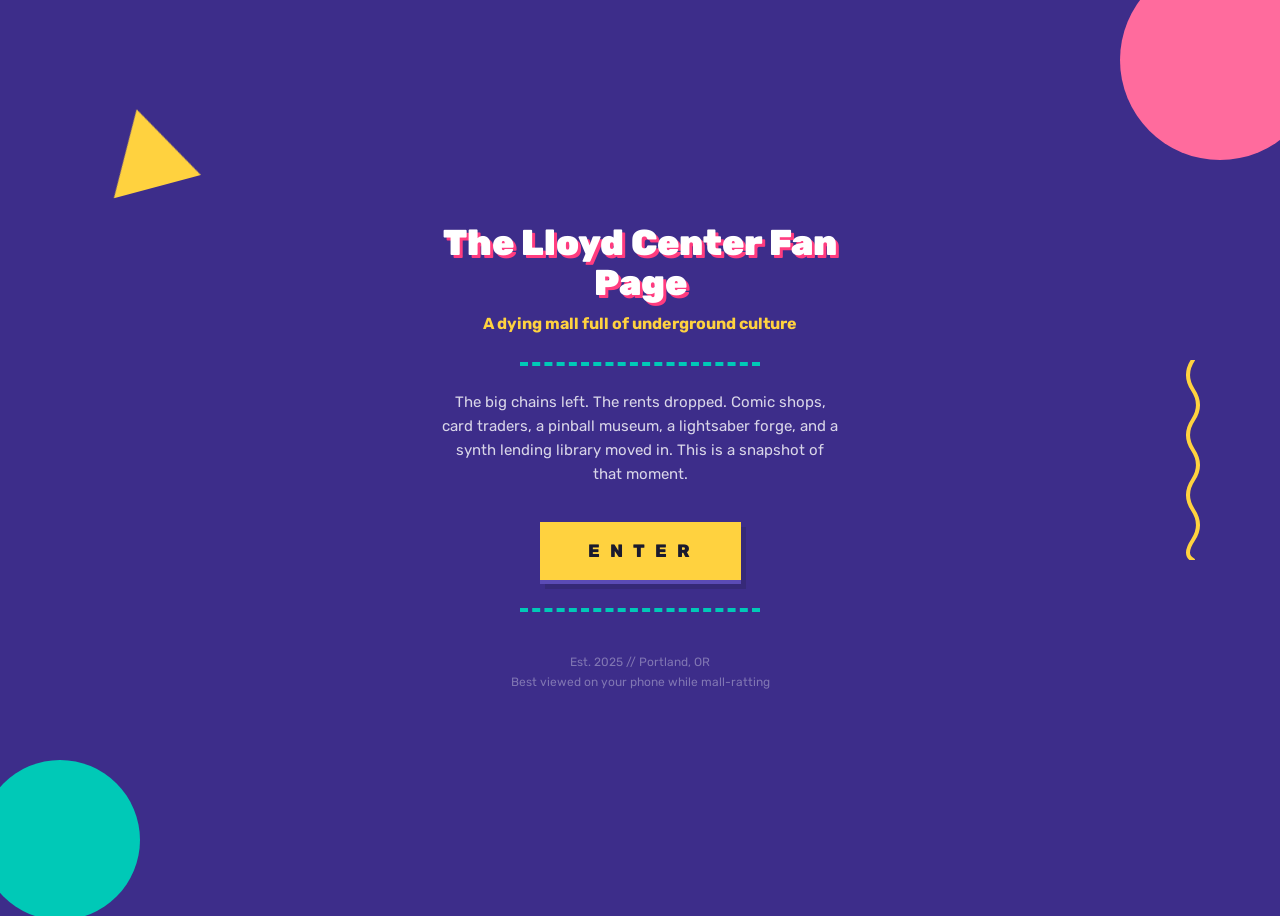
<file: index.html>
<!DOCTYPE html>
<html lang="en">
<head>
    <meta charset="UTF-8">
    <meta name="viewport" content="width=device-width, initial-scale=1.0">
    <title>Welcome to the Lloyd Center Fan Page</title>
    <link rel="stylesheet" href="style.css">
</head>
<body class="splash">
    <div class="splash-content">
        <h1>The Lloyd Center Fan Page</h1>
        <div class="subtitle">A dying mall full of underground culture</div>
        <hr>
        <p>
            The big chains left. The rents dropped. Comic shops, card traders,
            a pinball museum, a lightsaber forge, and a synth lending library
            moved in. This is a snapshot of that moment.
        </p>
        <a href="home.html" class="enter-link">E N T E R</a>
        <hr>
        <div class="construction">
            Est. 2025 // Portland, OR<br>
            Best viewed on your phone while mall-ratting
        </div>
    </div>
</body>
</html>
</file>
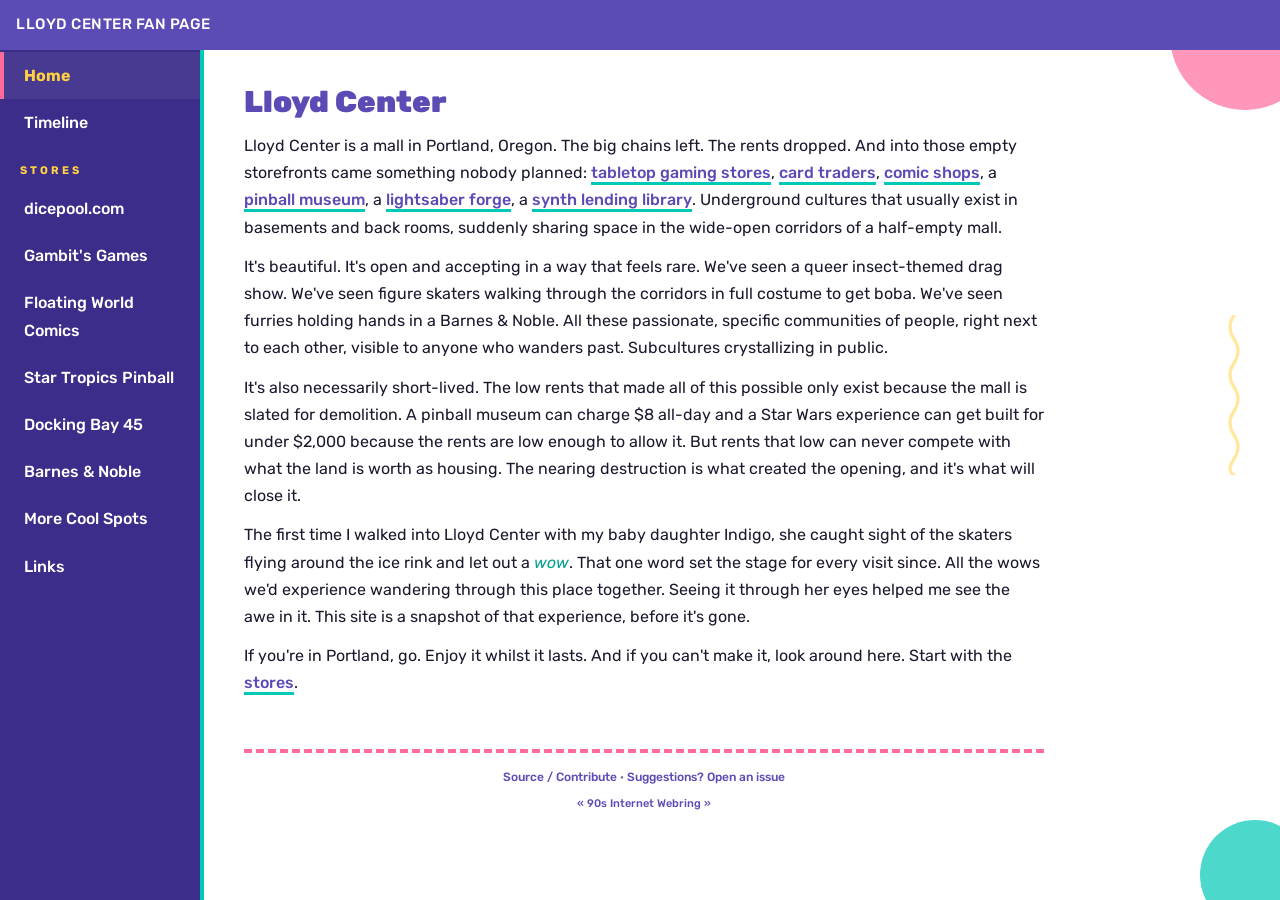
<file: home.html>
<!DOCTYPE html>
<html lang="en">
<head>
    <meta charset="UTF-8">
    <meta name="viewport" content="width=device-width, initial-scale=1.0">
    <title>Lloyd Center Fan Page — Home</title>
    <link rel="stylesheet" href="style.css">
    <script src="script.js"></script>
</head>
<body>

    <header class="site-header">
        <div class="site-title"><a href="index.html">Lloyd Center Fan Page</a></div>
        <button class="menu-toggle" onclick="toggleMenu()">[MENU]</button>
    </header>

    <nav class="site-nav" id="site-nav">
        <a href="home.html" class="active">Home</a>
        <a href="timeline.html">Timeline</a>
        <div class="nav-section">Stores</div>
        <a href="stores/dicepool.html">dicepool.com</a>
        <a href="stores/gambits.html">Gambit's Games</a>
        <a href="stores/floating-world.html">Floating World Comics</a>
        <a href="stores/star-tropics.html">Star Tropics Pinball</a>
        <a href="stores/docking-bay.html">Docking Bay 45</a>
        <a href="stores/barnes-noble.html">Barnes &amp; Noble</a>
        <a href="stores/more.html">More Cool Spots</a>
        <a href="links.html">Links</a>
    </nav>

    <div class="content">

        <h1>Lloyd Center</h1>

        <p>Lloyd Center is a mall in Portland, Oregon. The big chains left. The rents dropped. And into those empty storefronts came something nobody planned: <a href="stores/dicepool.html">tabletop gaming stores</a>, <a href="stores/gambits.html">card traders</a>, <a href="stores/floating-world.html">comic shops</a>, a <a href="stores/star-tropics.html">pinball museum</a>, a <a href="stores/docking-bay.html">lightsaber forge</a>, a <a href="stores/more.html">synth lending library</a>. Underground cultures that usually exist in basements and back rooms, suddenly sharing space in the wide-open corridors of a half-empty mall.</p>

        <p>It's beautiful. It's open and accepting in a way that feels rare. We've seen a queer insect-themed drag show. We've seen figure skaters walking through the corridors in full costume to get boba. We've seen furries holding hands in a Barnes &amp; Noble. All these passionate, specific communities of people, right next to each other, visible to anyone who wanders past. Subcultures crystallizing in public.</p>

        <p>It's also necessarily short-lived. The low rents that made all of this possible only exist because the mall is slated for demolition. A pinball museum can charge $8 all-day and a Star Wars experience can get built for under $2,000 because the rents are low enough to allow it. But rents that low can never compete with what the land is worth as housing. The nearing destruction is what created the opening, and it's what will close it.</p>

        <p>The first time I walked into Lloyd Center with my baby daughter Indigo, she caught sight of the skaters flying around the ice rink and let out a <em>wow</em>. That one word set the stage for every visit since. All the wows we'd experience wandering through this place together. Seeing it through her eyes helped me see the awe in it. This site is a snapshot of that experience, before it's gone.</p>

        <p>If you're in Portland, go. Enjoy it whilst it lasts. And if you can't make it, look around here. Start with the <a href="stores/floating-world.html">stores</a>.</p>

        <div class="page-footer">
            <a href="https://github.com/oatsandsugar/lloyd-center-fansite">Source / Contribute</a> &middot;
            <a href="https://github.com/oatsandsugar/lloyd-center-fansite/issues">Suggestions? Open an issue</a>
            <div class="webring">
                <a href="https://90s-internet.com/#prev">&laquo;</a>
                <a href="https://90s-internet.com/">90s Internet Webring</a>
                <a href="https://90s-internet.com/#next">&raquo;</a>
            </div>
        </div>

    </div>

</body>
</html>
</file>
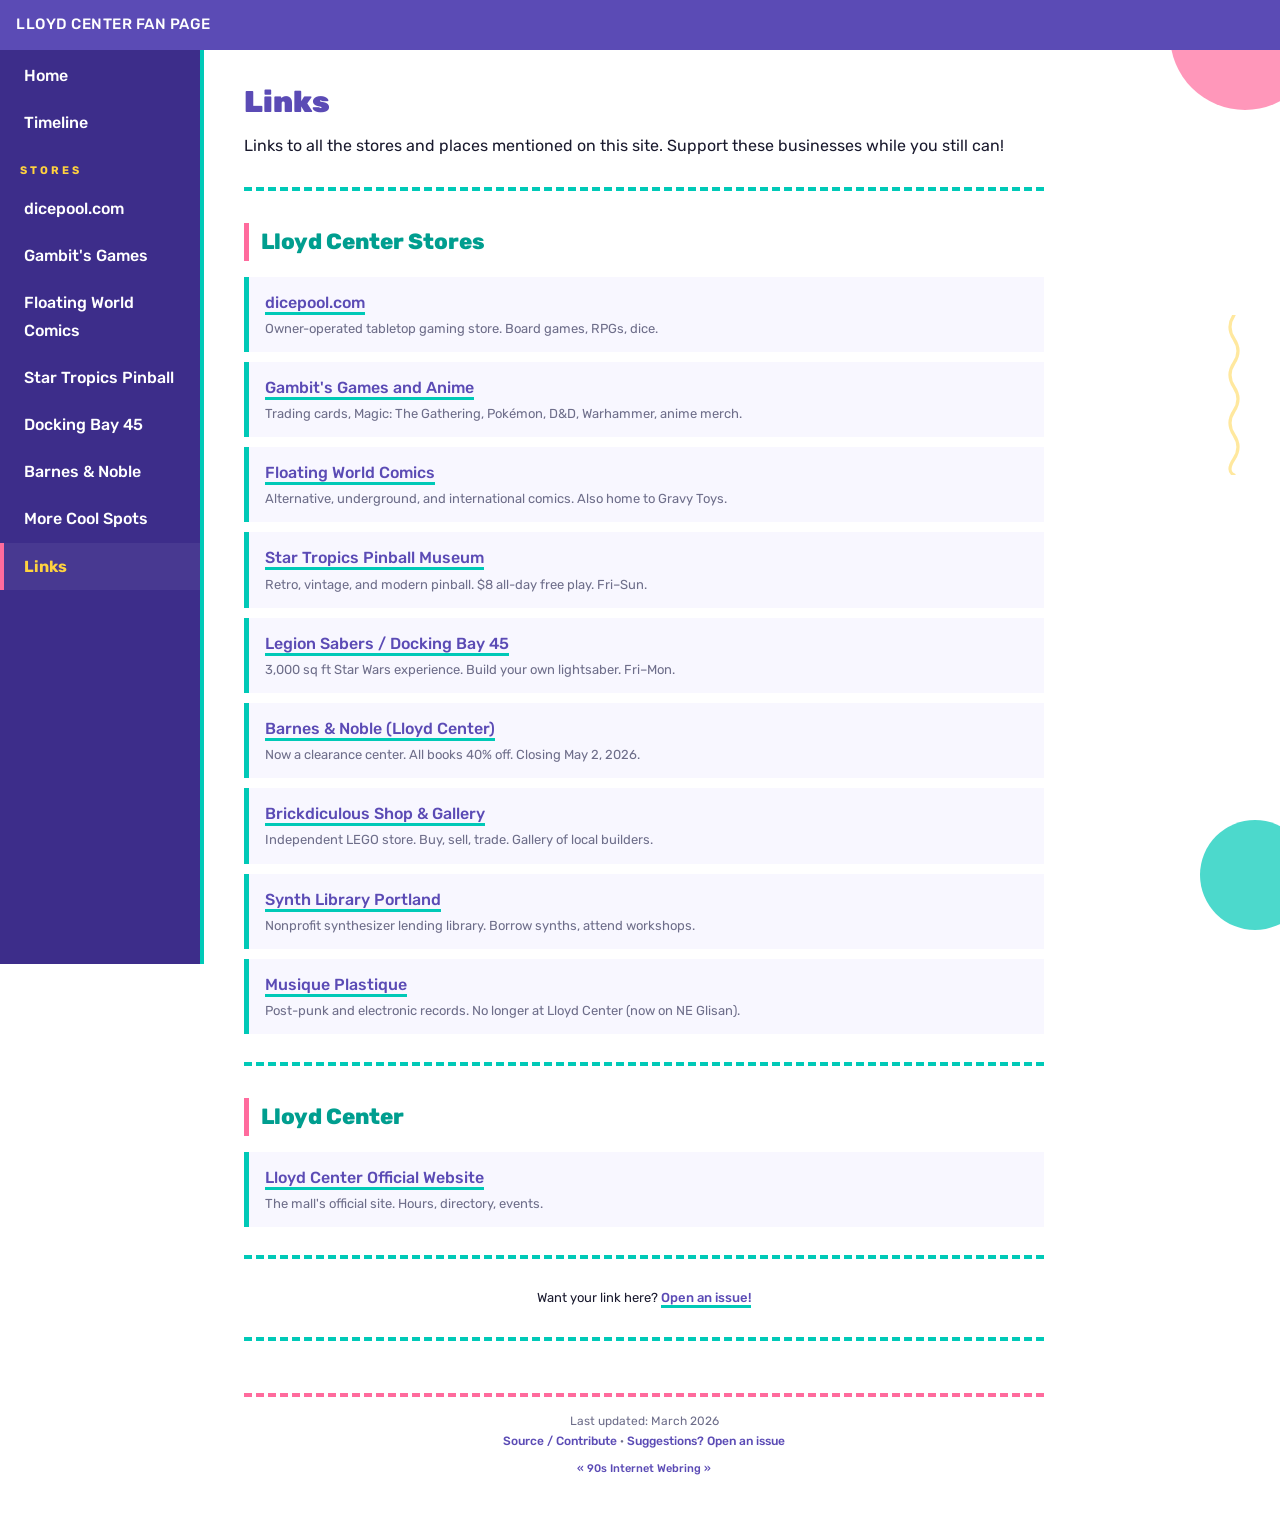
<file: links.html>
<!DOCTYPE html>
<html lang="en">
<head>
    <meta charset="UTF-8">
    <meta name="viewport" content="width=device-width, initial-scale=1.0">
    <title>Lloyd Center Fan Page — Links</title>
    <link rel="stylesheet" href="style.css">
    <script src="script.js"></script>
</head>
<body>

    <header class="site-header">
        <div class="site-title"><a href="index.html">Lloyd Center Fan Page</a></div>
        <button class="menu-toggle" onclick="toggleMenu()">[MENU]</button>
    </header>

    <nav class="site-nav" id="site-nav">
        <a href="home.html">Home</a>
        <a href="timeline.html">Timeline</a>
        <div class="nav-section">Stores</div>
        <a href="stores/dicepool.html">dicepool.com</a>
        <a href="stores/gambits.html">Gambit's Games</a>
        <a href="stores/floating-world.html">Floating World Comics</a>
        <a href="stores/star-tropics.html">Star Tropics Pinball</a>
        <a href="stores/docking-bay.html">Docking Bay 45</a>
        <a href="stores/barnes-noble.html">Barnes &amp; Noble</a>
        <a href="stores/more.html">More Cool Spots</a>
        <a href="links.html" class="active">Links</a>
    </nav>

    <div class="content">

        <h1>Links</h1>

        <p>Links to all the stores and places mentioned on this site. Support these businesses while you still can!</p>

        <hr>

        <h2>Lloyd Center Stores</h2>

        <ul class="links-list">
            <li>
                <a href="https://dicepool.com/">dicepool.com</a>
                <span class="link-desc">Owner-operated tabletop gaming store. Board games, RPGs, dice.</span>
            </li>
            <li>
                <a href="https://gambits-games-and-anime.square.site/">Gambit's Games and Anime</a>
                <span class="link-desc">Trading cards, Magic: The Gathering, Pok&eacute;mon, D&amp;D, Warhammer, anime merch.</span>
            </li>
            <li>
                <a href="https://floatingworldcomics.com/">Floating World Comics</a>
                <span class="link-desc">Alternative, underground, and international comics. Also home to Gravy Toys.</span>
            </li>
            <li>
                <a href="https://startropicsarcade.com/">Star Tropics Pinball Museum</a>
                <span class="link-desc">Retro, vintage, and modern pinball. $8 all-day free play. Fri&ndash;Sun.</span>
            </li>
            <li>
                <a href="https://legionsabers.com/">Legion Sabers / Docking Bay 45</a>
                <span class="link-desc">3,000 sq ft Star Wars experience. Build your own lightsaber. Fri&ndash;Mon.</span>
            </li>
            <li>
                <a href="https://stores.barnesandnoble.com/store/2077">Barnes &amp; Noble (Lloyd Center)</a>
                <span class="link-desc">Now a clearance center. All books 40% off. Closing May 2, 2026.</span>
            </li>
            <li>
                <a href="https://brickdiculous.com/">Brickdiculous Shop &amp; Gallery</a>
                <span class="link-desc">Independent LEGO store. Buy, sell, trade. Gallery of local builders.</span>
            </li>
            <li>
                <a href="https://www.synthlibraryportland.org/">Synth Library Portland</a>
                <span class="link-desc">Nonprofit synthesizer lending library. Borrow synths, attend workshops.</span>
            </li>
            <li>
                <a href="http://musique-plastique.com/">Musique Plastique</a>
                <span class="link-desc">Post-punk and electronic records. No longer at Lloyd Center (now on NE Glisan).</span>
            </li>
        </ul>

        <hr>

        <h2>Lloyd Center</h2>

        <ul class="links-list">
            <li>
                <a href="https://www.lloydcenter.com/">Lloyd Center Official Website</a>
                <span class="link-desc">The mall's official site. Hours, directory, events.</span>
            </li>
        </ul>

        <hr>

        <p class="small center">Want your link here? <a href="https://github.com/oatsandsugar/lloyd-center-fansite/issues">Open an issue!</a></p>

        <hr>

        <div class="page-footer">
            Last updated: March 2026<br>
            <a href="https://github.com/oatsandsugar/lloyd-center-fansite">Source / Contribute</a> &middot;
            <a href="https://github.com/oatsandsugar/lloyd-center-fansite/issues">Suggestions? Open an issue</a>
            <div class="webring">
                <a href="https://90s-internet.com/#prev">&laquo;</a>
                <a href="https://90s-internet.com/">90s Internet Webring</a>
                <a href="https://90s-internet.com/#next">&raquo;</a>
            </div>
        </div>

    </div>

</body>
</html>
</file>
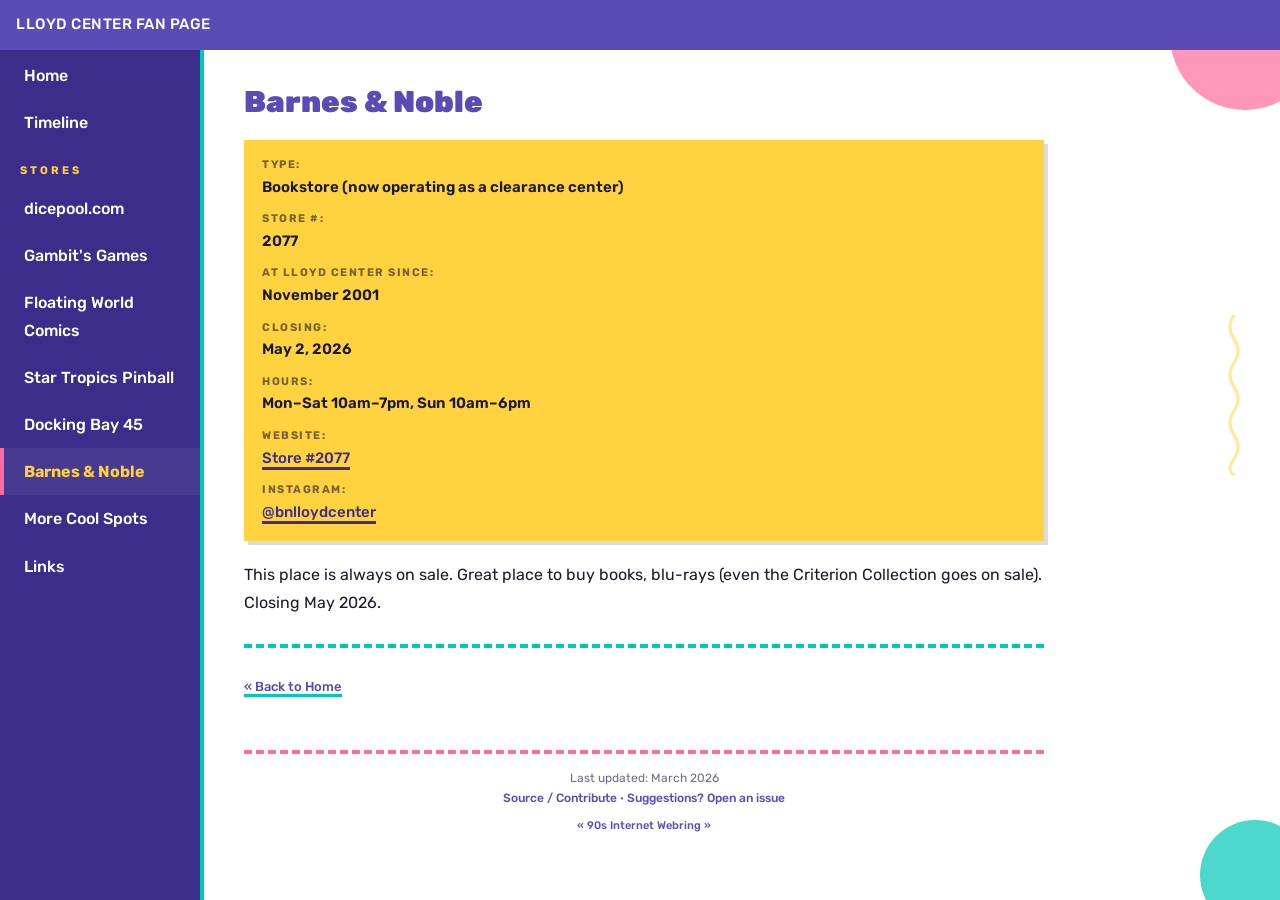
<file: stores/barnes-noble.html>
<!DOCTYPE html>
<html lang="en">
<head>
    <meta charset="UTF-8">
    <meta name="viewport" content="width=device-width, initial-scale=1.0">
    <title>Lloyd Center Fan Page — Barnes &amp; Noble</title>
    <link rel="stylesheet" href="../style.css">
    <script src="../script.js"></script>
</head>
<body>

    <header class="site-header">
        <div class="site-title"><a href="../index.html">Lloyd Center Fan Page</a></div>
        <button class="menu-toggle" onclick="toggleMenu()">[MENU]</button>
    </header>

    <nav class="site-nav" id="site-nav">
        <a href="../home.html">Home</a>
        <a href="../timeline.html">Timeline</a>
        <div class="nav-section">Stores</div>
        <a href="dicepool.html">dicepool.com</a>
        <a href="gambits.html">Gambit's Games</a>
        <a href="floating-world.html">Floating World Comics</a>
        <a href="star-tropics.html">Star Tropics Pinball</a>
        <a href="docking-bay.html">Docking Bay 45</a>
        <a href="barnes-noble.html" class="active">Barnes &amp; Noble</a>
        <a href="more.html">More Cool Spots</a>
        <a href="../links.html">Links</a>
    </nav>

    <div class="content">

        <h1>Barnes &amp; Noble</h1>

        <dl class="store-info">
            <dt>Type:</dt>
            <dd>Bookstore (now operating as a clearance center)</dd>
            <dt>Store #:</dt>
            <dd>2077</dd>
            <dt>At Lloyd Center since:</dt>
            <dd>November 2001</dd>
            <dt>Closing:</dt>
            <dd>May 2, 2026</dd>
            <dt>Hours:</dt>
            <dd>Mon&ndash;Sat 10am&ndash;7pm, Sun 10am&ndash;6pm</dd>
            <dt>Website:</dt>
            <dd><a href="https://stores.barnesandnoble.com/store/2077">Store #2077</a></dd>
            <dt>Instagram:</dt>
            <dd><a href="https://www.instagram.com/bnlloydcenter/">@bnlloydcenter</a></dd>
        </dl>

        <p>This place is always on sale. Great place to buy books, blu-rays (even the Criterion Collection goes on sale). Closing May 2026.</p>

        <hr>

        <p class="small"><a href="../home.html">&laquo; Back to Home</a></p>

        <div class="page-footer">
            Last updated: March 2026<br>
            <a href="https://github.com/oatsandsugar/lloyd-center-fansite">Source / Contribute</a> &middot;
            <a href="https://github.com/oatsandsugar/lloyd-center-fansite/issues">Suggestions? Open an issue</a>
            <div class="webring">
                <a href="https://90s-internet.com/#prev">&laquo;</a>
                <a href="https://90s-internet.com/">90s Internet Webring</a>
                <a href="https://90s-internet.com/#next">&raquo;</a>
            </div>
        </div>

    </div>

</body>
</html>
</file>
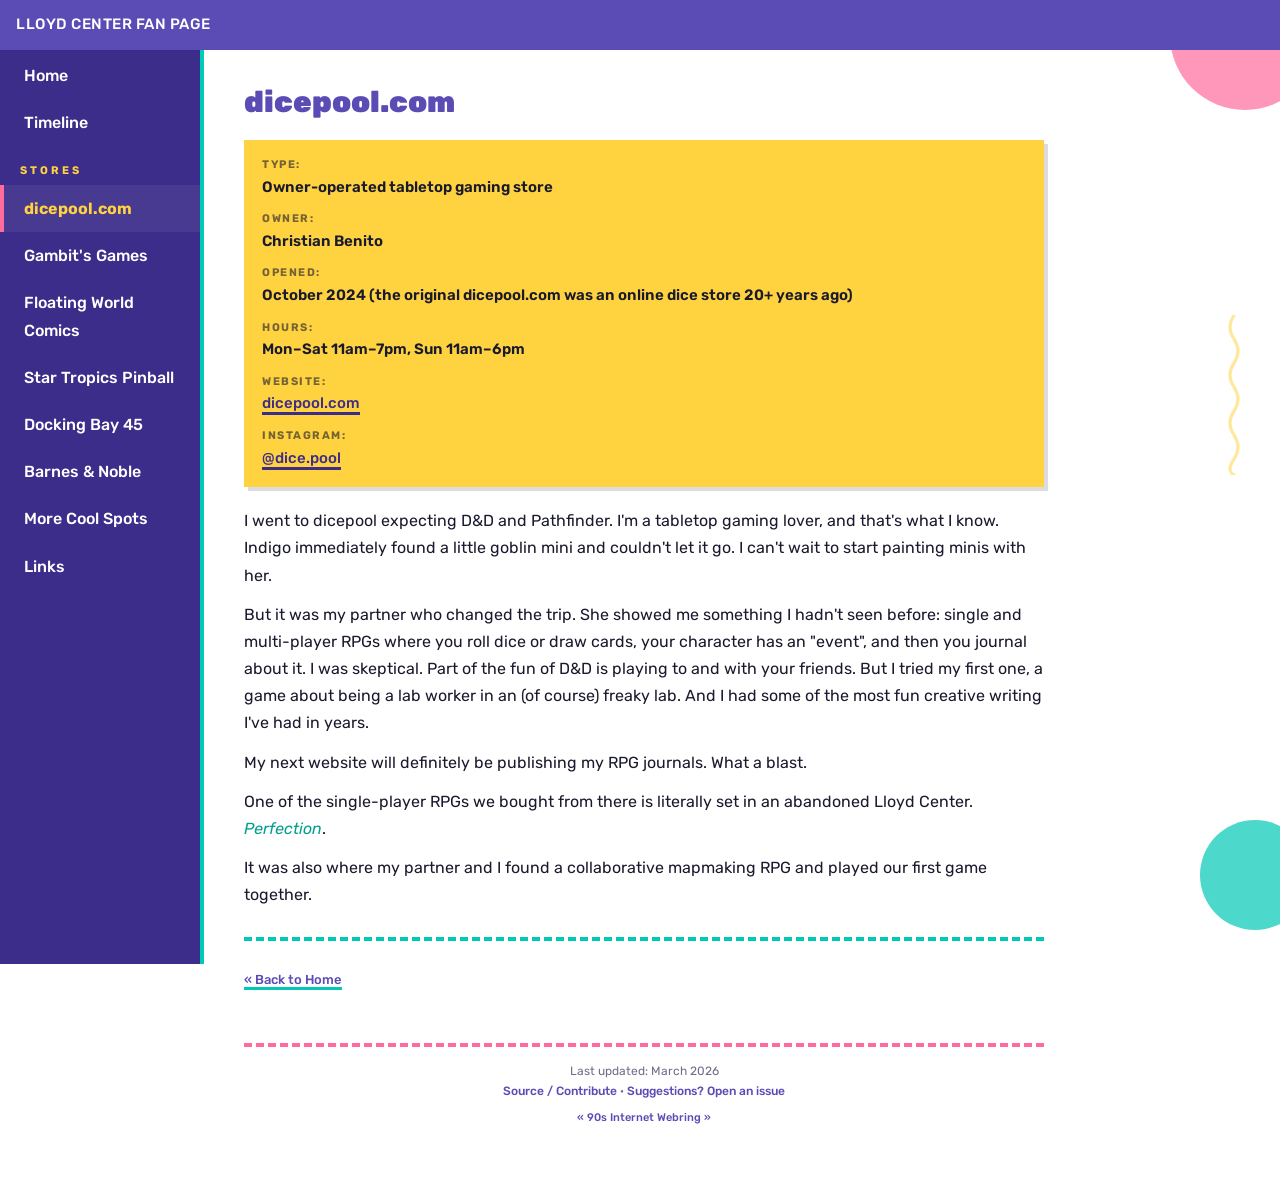
<file: stores/dicepool.html>
<!DOCTYPE html>
<html lang="en">
<head>
    <meta charset="UTF-8">
    <meta name="viewport" content="width=device-width, initial-scale=1.0">
    <title>Lloyd Center Fan Page — dicepool.com</title>
    <link rel="stylesheet" href="../style.css">
    <script src="../script.js"></script>
</head>
<body>

    <header class="site-header">
        <div class="site-title"><a href="../index.html">Lloyd Center Fan Page</a></div>
        <button class="menu-toggle" onclick="toggleMenu()">[MENU]</button>
    </header>

    <nav class="site-nav" id="site-nav">
        <a href="../home.html">Home</a>
        <a href="../timeline.html">Timeline</a>
        <div class="nav-section">Stores</div>
        <a href="dicepool.html" class="active">dicepool.com</a>
        <a href="gambits.html">Gambit's Games</a>
        <a href="floating-world.html">Floating World Comics</a>
        <a href="star-tropics.html">Star Tropics Pinball</a>
        <a href="docking-bay.html">Docking Bay 45</a>
        <a href="barnes-noble.html">Barnes &amp; Noble</a>
        <a href="more.html">More Cool Spots</a>
        <a href="../links.html">Links</a>
    </nav>

    <div class="content">

        <h1>dicepool.com</h1>

        <dl class="store-info">
            <dt>Type:</dt>
            <dd>Owner-operated tabletop gaming store</dd>
            <dt>Owner:</dt>
            <dd>Christian Benito</dd>
            <dt>Opened:</dt>
            <dd>October 2024 (the original dicepool.com was an online dice store 20+ years ago)</dd>
            <dt>Hours:</dt>
            <dd>Mon&ndash;Sat 11am&ndash;7pm, Sun 11am&ndash;6pm</dd>
            <dt>Website:</dt>
            <dd><a href="https://dicepool.com/">dicepool.com</a></dd>
            <dt>Instagram:</dt>
            <dd><a href="https://www.instagram.com/dice.pool/">@dice.pool</a></dd>
        </dl>

        <p>I went to dicepool expecting D&amp;D and Pathfinder. I'm a tabletop gaming lover, and that's what I know. Indigo immediately found a little goblin mini and couldn't let it go. I can't wait to start painting minis with her.</p>

        <p>But it was my partner who changed the trip. She showed me something I hadn't seen before: single and multi-player RPGs where you roll dice or draw cards, your character has an "event", and then you journal about it. I was skeptical. Part of the fun of D&amp;D is playing to and with your friends. But I tried my first one, a game about being a lab worker in an (of course) freaky lab. And I had some of the most fun creative writing I've had in years.</p>

        <p>My next website will definitely be publishing my RPG journals. What a blast.</p>

        <p>One of the single-player RPGs we bought from there is literally set in an abandoned Lloyd Center. <em>Perfection</em>.</p>

        <p>It was also where my partner and I found a collaborative mapmaking RPG and played our first game together.</p>

        <hr>

        <p class="small"><a href="../home.html">&laquo; Back to Home</a></p>

        <div class="page-footer">
            Last updated: March 2026<br>
            <a href="https://github.com/oatsandsugar/lloyd-center-fansite">Source / Contribute</a> &middot;
            <a href="https://github.com/oatsandsugar/lloyd-center-fansite/issues">Suggestions? Open an issue</a>
            <div class="webring">
                <a href="https://90s-internet.com/#prev">&laquo;</a>
                <a href="https://90s-internet.com/">90s Internet Webring</a>
                <a href="https://90s-internet.com/#next">&raquo;</a>
            </div>
        </div>

    </div>

</body>
</html>
</file>
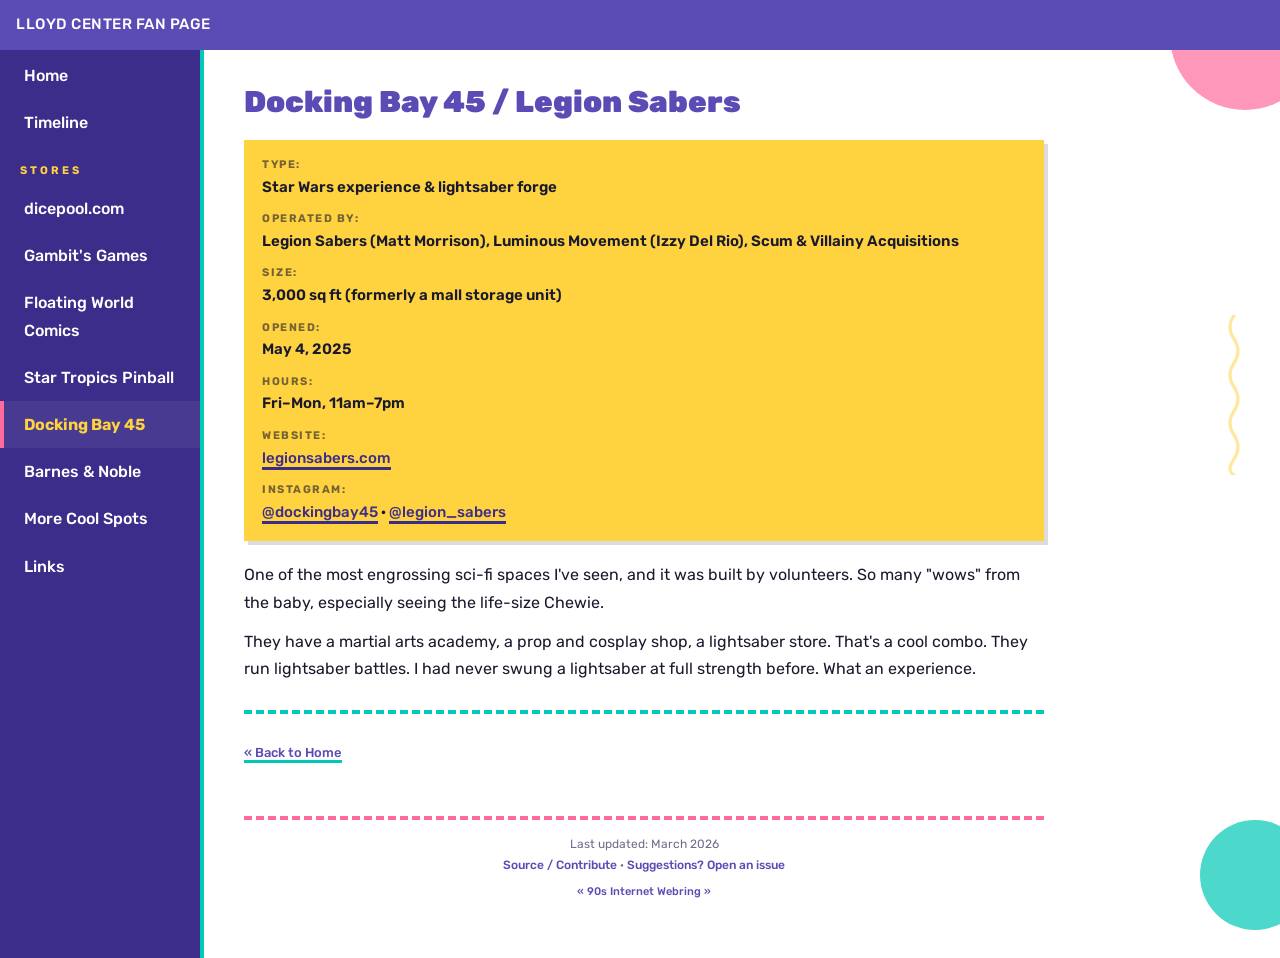
<file: stores/docking-bay.html>
<!DOCTYPE html>
<html lang="en">
<head>
    <meta charset="UTF-8">
    <meta name="viewport" content="width=device-width, initial-scale=1.0">
    <title>Lloyd Center Fan Page — Docking Bay 45 / Legion Sabers</title>
    <link rel="stylesheet" href="../style.css">
    <script src="../script.js"></script>
</head>
<body>

    <header class="site-header">
        <div class="site-title"><a href="../index.html">Lloyd Center Fan Page</a></div>
        <button class="menu-toggle" onclick="toggleMenu()">[MENU]</button>
    </header>

    <nav class="site-nav" id="site-nav">
        <a href="../home.html">Home</a>
        <a href="../timeline.html">Timeline</a>
        <div class="nav-section">Stores</div>
        <a href="dicepool.html">dicepool.com</a>
        <a href="gambits.html">Gambit's Games</a>
        <a href="floating-world.html">Floating World Comics</a>
        <a href="star-tropics.html">Star Tropics Pinball</a>
        <a href="docking-bay.html" class="active">Docking Bay 45</a>
        <a href="barnes-noble.html">Barnes &amp; Noble</a>
        <a href="more.html">More Cool Spots</a>
        <a href="../links.html">Links</a>
    </nav>

    <div class="content">

        <h1>Docking Bay 45 / Legion Sabers</h1>

        <dl class="store-info">
            <dt>Type:</dt>
            <dd>Star Wars experience &amp; lightsaber forge</dd>
            <dt>Operated by:</dt>
            <dd>Legion Sabers (Matt Morrison), Luminous Movement (Izzy Del Rio), Scum &amp; Villainy Acquisitions</dd>
            <dt>Size:</dt>
            <dd>3,000 sq ft (formerly a mall storage unit)</dd>
            <dt>Opened:</dt>
            <dd>May 4, 2025</dd>
            <dt>Hours:</dt>
            <dd>Fri&ndash;Mon, 11am&ndash;7pm</dd>
            <dt>Website:</dt>
            <dd><a href="https://legionsabers.com/">legionsabers.com</a></dd>
            <dt>Instagram:</dt>
            <dd><a href="https://www.instagram.com/dockingbay45/">@dockingbay45</a> &middot; <a href="https://www.instagram.com/legion_sabers/">@legion_sabers</a></dd>
        </dl>

        <p>One of the most engrossing sci-fi spaces I've seen, and it was built by volunteers. So many "wows" from the baby, especially seeing the life-size Chewie.</p>

        <p>They have a martial arts academy, a prop and cosplay shop, a lightsaber store. That's a cool combo. They run lightsaber battles. I had never swung a lightsaber at full strength before. What an experience.</p>

        <hr>

        <p class="small"><a href="../home.html">&laquo; Back to Home</a></p>

        <div class="page-footer">
            Last updated: March 2026<br>
            <a href="https://github.com/oatsandsugar/lloyd-center-fansite">Source / Contribute</a> &middot;
            <a href="https://github.com/oatsandsugar/lloyd-center-fansite/issues">Suggestions? Open an issue</a>
            <div class="webring">
                <a href="https://90s-internet.com/#prev">&laquo;</a>
                <a href="https://90s-internet.com/">90s Internet Webring</a>
                <a href="https://90s-internet.com/#next">&raquo;</a>
            </div>
        </div>

    </div>

</body>
</html>
</file>
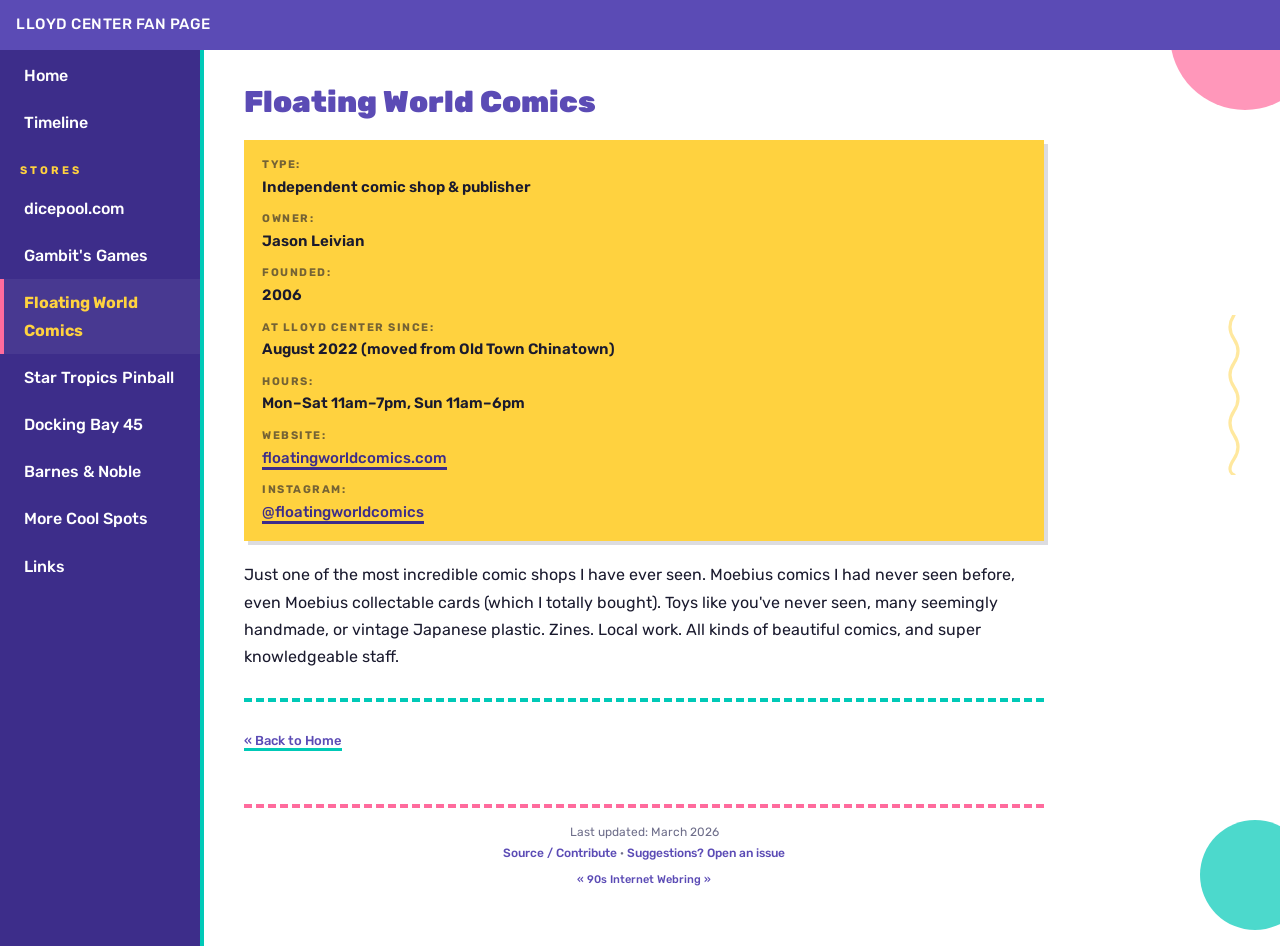
<file: stores/floating-world.html>
<!DOCTYPE html>
<html lang="en">
<head>
    <meta charset="UTF-8">
    <meta name="viewport" content="width=device-width, initial-scale=1.0">
    <title>Lloyd Center Fan Page — Floating World Comics</title>
    <link rel="stylesheet" href="../style.css">
    <script src="../script.js"></script>
</head>
<body>

    <header class="site-header">
        <div class="site-title"><a href="../index.html">Lloyd Center Fan Page</a></div>
        <button class="menu-toggle" onclick="toggleMenu()">[MENU]</button>
    </header>

    <nav class="site-nav" id="site-nav">
        <a href="../home.html">Home</a>
        <a href="../timeline.html">Timeline</a>
        <div class="nav-section">Stores</div>
        <a href="dicepool.html">dicepool.com</a>
        <a href="gambits.html">Gambit's Games</a>
        <a href="floating-world.html" class="active">Floating World Comics</a>
        <a href="star-tropics.html">Star Tropics Pinball</a>
        <a href="docking-bay.html">Docking Bay 45</a>
        <a href="barnes-noble.html">Barnes &amp; Noble</a>
        <a href="more.html">More Cool Spots</a>
        <a href="../links.html">Links</a>
    </nav>

    <div class="content">

        <h1>Floating World Comics</h1>

        <dl class="store-info">
            <dt>Type:</dt>
            <dd>Independent comic shop &amp; publisher</dd>
            <dt>Owner:</dt>
            <dd>Jason Leivian</dd>
            <dt>Founded:</dt>
            <dd>2006</dd>
            <dt>At Lloyd Center since:</dt>
            <dd>August 2022 (moved from Old Town Chinatown)</dd>
            <dt>Hours:</dt>
            <dd>Mon&ndash;Sat 11am&ndash;7pm, Sun 11am&ndash;6pm</dd>
            <dt>Website:</dt>
            <dd><a href="https://floatingworldcomics.com/">floatingworldcomics.com</a></dd>
            <dt>Instagram:</dt>
            <dd><a href="https://www.instagram.com/floatingworldcomics/">@floatingworldcomics</a></dd>
        </dl>

        <p>Just one of the most incredible comic shops I have ever seen. Moebius comics I had never seen before, even Moebius collectable cards (which I totally bought). Toys like you've never seen, many seemingly handmade, or vintage Japanese plastic. Zines. Local work. All kinds of beautiful comics, and super knowledgeable staff.</p>

        <hr>

        <p class="small"><a href="../home.html">&laquo; Back to Home</a></p>

        <div class="page-footer">
            Last updated: March 2026<br>
            <a href="https://github.com/oatsandsugar/lloyd-center-fansite">Source / Contribute</a> &middot;
            <a href="https://github.com/oatsandsugar/lloyd-center-fansite/issues">Suggestions? Open an issue</a>
            <div class="webring">
                <a href="https://90s-internet.com/#prev">&laquo;</a>
                <a href="https://90s-internet.com/">90s Internet Webring</a>
                <a href="https://90s-internet.com/#next">&raquo;</a>
            </div>
        </div>

    </div>

</body>
</html>
</file>
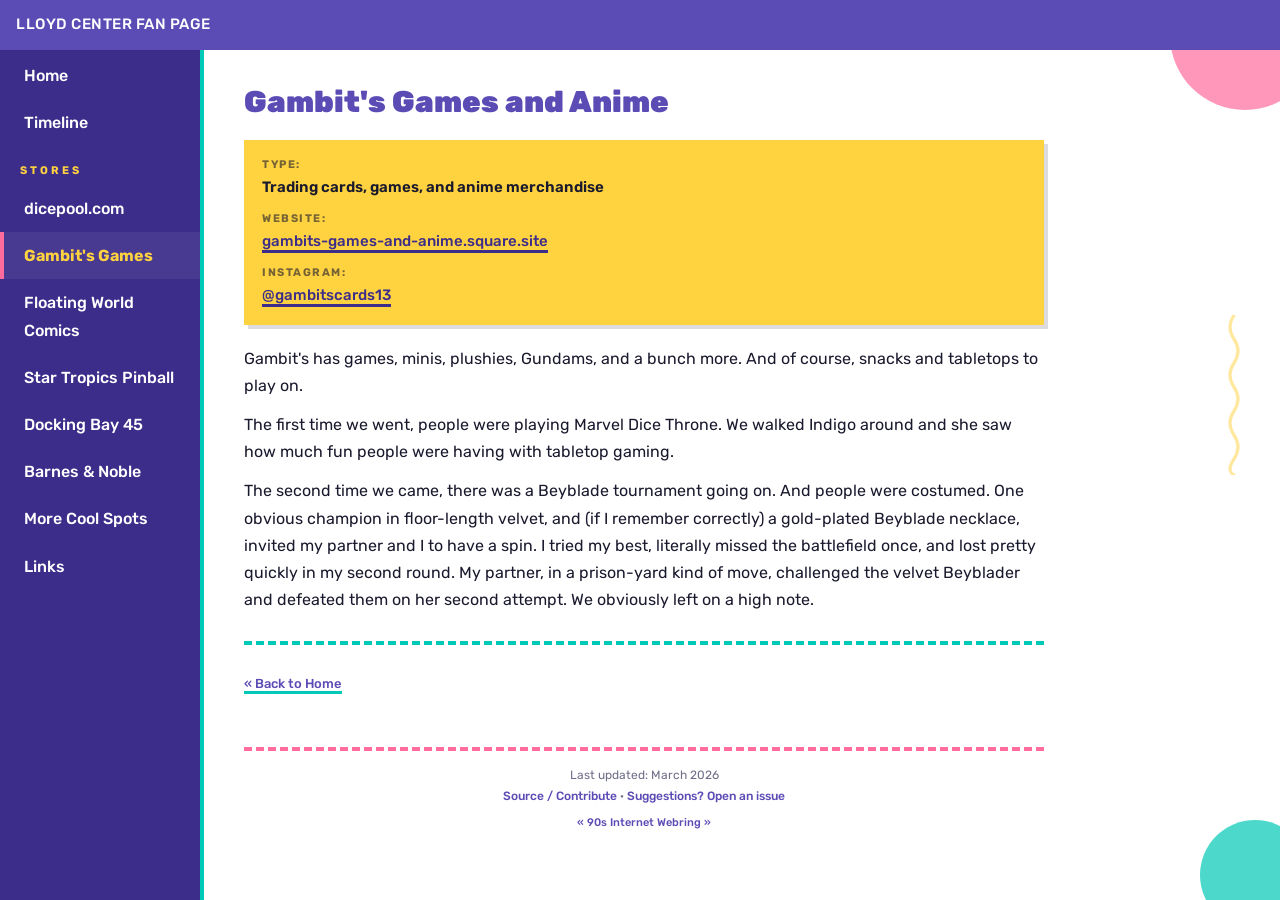
<file: stores/gambits.html>
<!DOCTYPE html>
<html lang="en">
<head>
    <meta charset="UTF-8">
    <meta name="viewport" content="width=device-width, initial-scale=1.0">
    <title>Lloyd Center Fan Page — Gambit's Games and Anime</title>
    <link rel="stylesheet" href="../style.css">
    <script src="../script.js"></script>
</head>
<body>

    <header class="site-header">
        <div class="site-title"><a href="../index.html">Lloyd Center Fan Page</a></div>
        <button class="menu-toggle" onclick="toggleMenu()">[MENU]</button>
    </header>

    <nav class="site-nav" id="site-nav">
        <a href="../home.html">Home</a>
        <a href="../timeline.html">Timeline</a>
        <div class="nav-section">Stores</div>
        <a href="dicepool.html">dicepool.com</a>
        <a href="gambits.html" class="active">Gambit's Games</a>
        <a href="floating-world.html">Floating World Comics</a>
        <a href="star-tropics.html">Star Tropics Pinball</a>
        <a href="docking-bay.html">Docking Bay 45</a>
        <a href="barnes-noble.html">Barnes &amp; Noble</a>
        <a href="more.html">More Cool Spots</a>
        <a href="../links.html">Links</a>
    </nav>

    <div class="content">

        <h1>Gambit's Games and Anime</h1>

        <dl class="store-info">
            <dt>Type:</dt>
            <dd>Trading cards, games, and anime merchandise</dd>
            <dt>Website:</dt>
            <dd><a href="https://gambits-games-and-anime.square.site/">gambits-games-and-anime.square.site</a></dd>
            <dt>Instagram:</dt>
            <dd><a href="https://www.instagram.com/gambitscards13/">@gambitscards13</a></dd>
        </dl>

        <p>Gambit's has games, minis, plushies, Gundams, and a bunch more. And of course, snacks and tabletops to play on.</p>

        <p>The first time we went, people were playing Marvel Dice Throne. We walked Indigo around and she saw how much fun people were having with tabletop gaming.</p>

        <p>The second time we came, there was a Beyblade tournament going on. And people were costumed. One obvious champion in floor-length velvet, and (if I remember correctly) a gold-plated Beyblade necklace, invited my partner and I to have a spin. I tried my best, literally missed the battlefield once, and lost pretty quickly in my second round. My partner, in a prison-yard kind of move, challenged the velvet Beyblader and defeated them on her second attempt. We obviously left on a high note.</p>

        <hr>

        <p class="small"><a href="../home.html">&laquo; Back to Home</a></p>

        <div class="page-footer">
            Last updated: March 2026<br>
            <a href="https://github.com/oatsandsugar/lloyd-center-fansite">Source / Contribute</a> &middot;
            <a href="https://github.com/oatsandsugar/lloyd-center-fansite/issues">Suggestions? Open an issue</a>
            <div class="webring">
                <a href="https://90s-internet.com/#prev">&laquo;</a>
                <a href="https://90s-internet.com/">90s Internet Webring</a>
                <a href="https://90s-internet.com/#next">&raquo;</a>
            </div>
        </div>

    </div>

</body>
</html>
</file>
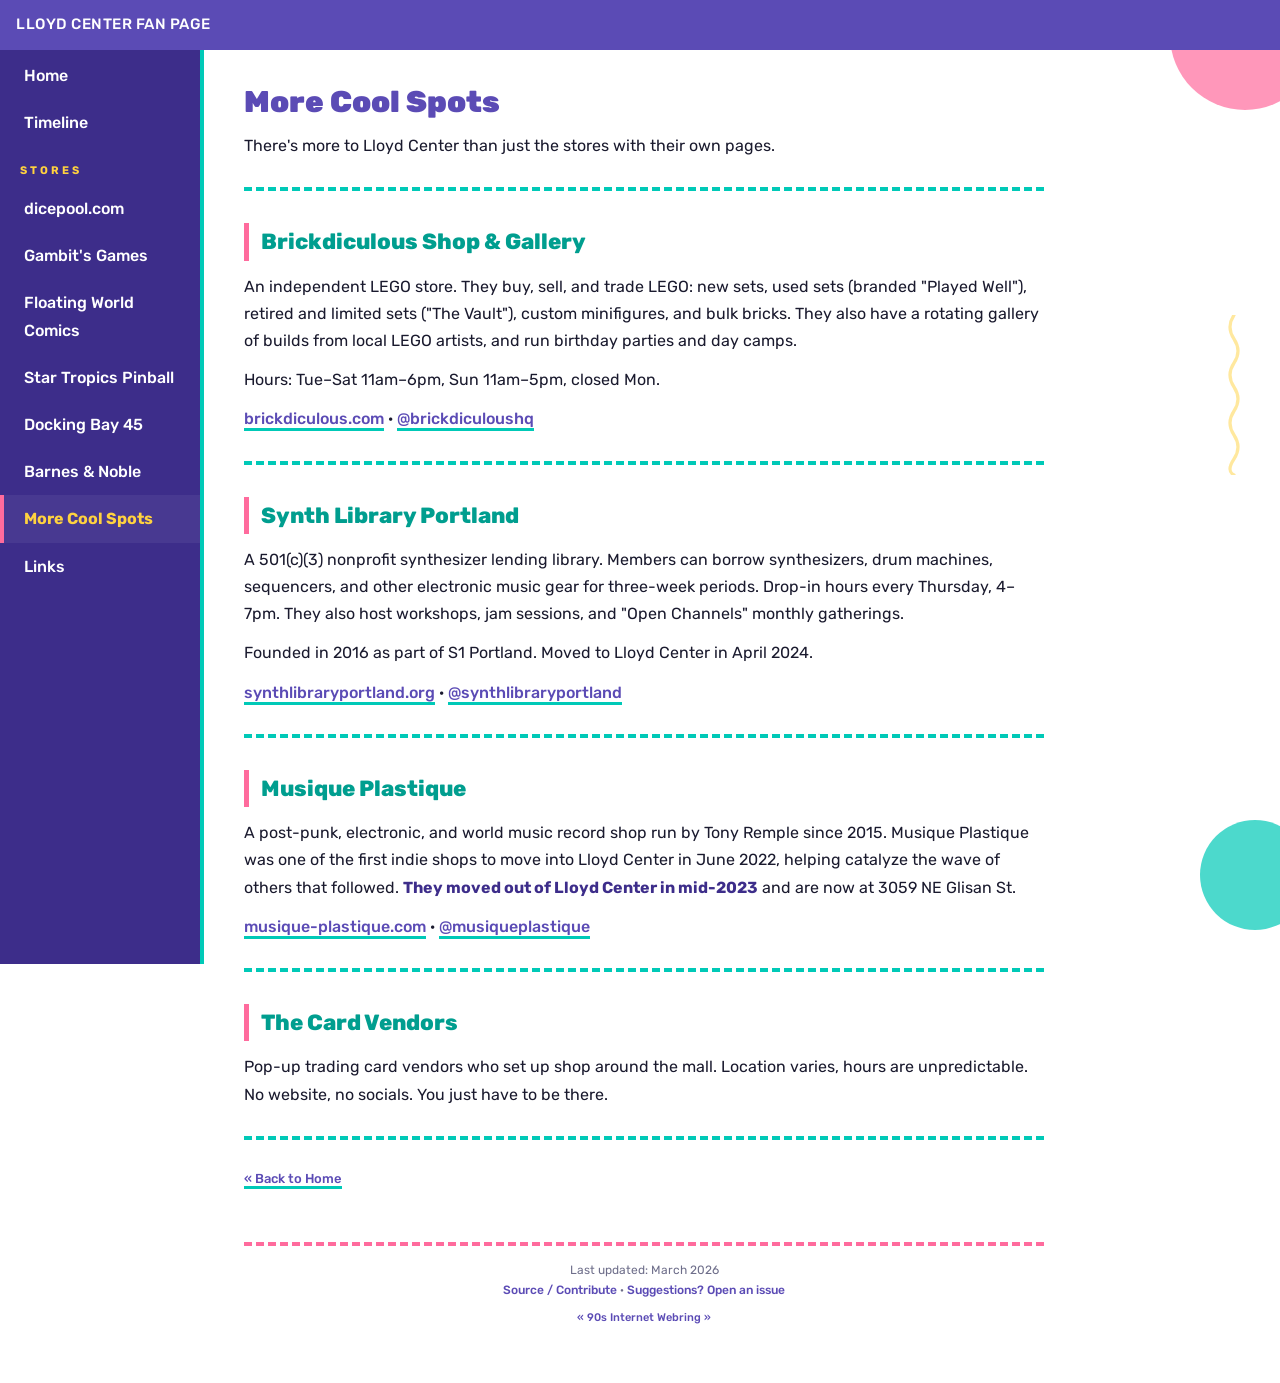
<file: stores/more.html>
<!DOCTYPE html>
<html lang="en">
<head>
    <meta charset="UTF-8">
    <meta name="viewport" content="width=device-width, initial-scale=1.0">
    <title>Lloyd Center Fan Page — More Cool Spots</title>
    <link rel="stylesheet" href="../style.css">
    <script src="../script.js"></script>
</head>
<body>

    <header class="site-header">
        <div class="site-title"><a href="../index.html">Lloyd Center Fan Page</a></div>
        <button class="menu-toggle" onclick="toggleMenu()">[MENU]</button>
    </header>

    <nav class="site-nav" id="site-nav">
        <a href="../home.html">Home</a>
        <a href="../timeline.html">Timeline</a>
        <div class="nav-section">Stores</div>
        <a href="dicepool.html">dicepool.com</a>
        <a href="gambits.html">Gambit's Games</a>
        <a href="floating-world.html">Floating World Comics</a>
        <a href="star-tropics.html">Star Tropics Pinball</a>
        <a href="docking-bay.html">Docking Bay 45</a>
        <a href="barnes-noble.html">Barnes &amp; Noble</a>
        <a href="more.html" class="active">More Cool Spots</a>
        <a href="../links.html">Links</a>
    </nav>

    <div class="content">

        <h1>More Cool Spots</h1>

        <p>There's more to Lloyd Center than just the stores with their own pages.</p>

        <hr>

        <h2>Brickdiculous Shop &amp; Gallery</h2>

        <p>An independent LEGO store. They buy, sell, and trade LEGO: new sets, used sets (branded "Played Well"), retired and limited sets ("The Vault"), custom minifigures, and bulk bricks. They also have a rotating gallery of builds from local LEGO artists, and run birthday parties and day camps.</p>

        <p>Hours: Tue&ndash;Sat 11am&ndash;6pm, Sun 11am&ndash;5pm, closed Mon.</p>

        <p><a href="https://brickdiculous.com/">brickdiculous.com</a> &middot; <a href="https://www.instagram.com/brickdiculoushq/">@brickdiculoushq</a></p>

        <hr>

        <h2>Synth Library Portland</h2>

        <p>A 501(c)(3) nonprofit synthesizer lending library. Members can borrow synthesizers, drum machines, sequencers, and other electronic music gear for three-week periods. Drop-in hours every Thursday, 4&ndash;7pm. They also host workshops, jam sessions, and "Open Channels" monthly gatherings.</p>

        <p>Founded in 2016 as part of S1 Portland. Moved to Lloyd Center in April 2024.</p>

        <p><a href="https://www.synthlibraryportland.org/">synthlibraryportland.org</a> &middot; <a href="https://www.instagram.com/synthlibraryportland/">@synthlibraryportland</a></p>

        <hr>

        <h2>Musique Plastique</h2>

        <p>A post-punk, electronic, and world music record shop run by Tony Remple since 2015. Musique Plastique was one of the first indie shops to move into Lloyd Center in June 2022, helping catalyze the wave of others that followed. <strong>They moved out of Lloyd Center in mid-2023</strong> and are now at 3059 NE Glisan St.</p>

        <p><a href="http://musique-plastique.com/">musique-plastique.com</a> &middot; <a href="https://www.instagram.com/musiqueplastique/">@musiqueplastique</a></p>

        <hr>

        <h2>The Card Vendors</h2>

        <p>Pop-up trading card vendors who set up shop around the mall. Location varies, hours are unpredictable. No website, no socials. You just have to be there.</p>

        <hr>

        <p class="small"><a href="../home.html">&laquo; Back to Home</a></p>

        <div class="page-footer">
            Last updated: March 2026<br>
            <a href="https://github.com/oatsandsugar/lloyd-center-fansite">Source / Contribute</a> &middot;
            <a href="https://github.com/oatsandsugar/lloyd-center-fansite/issues">Suggestions? Open an issue</a>
            <div class="webring">
                <a href="https://90s-internet.com/#prev">&laquo;</a>
                <a href="https://90s-internet.com/">90s Internet Webring</a>
                <a href="https://90s-internet.com/#next">&raquo;</a>
            </div>
        </div>

    </div>

</body>
</html>
</file>
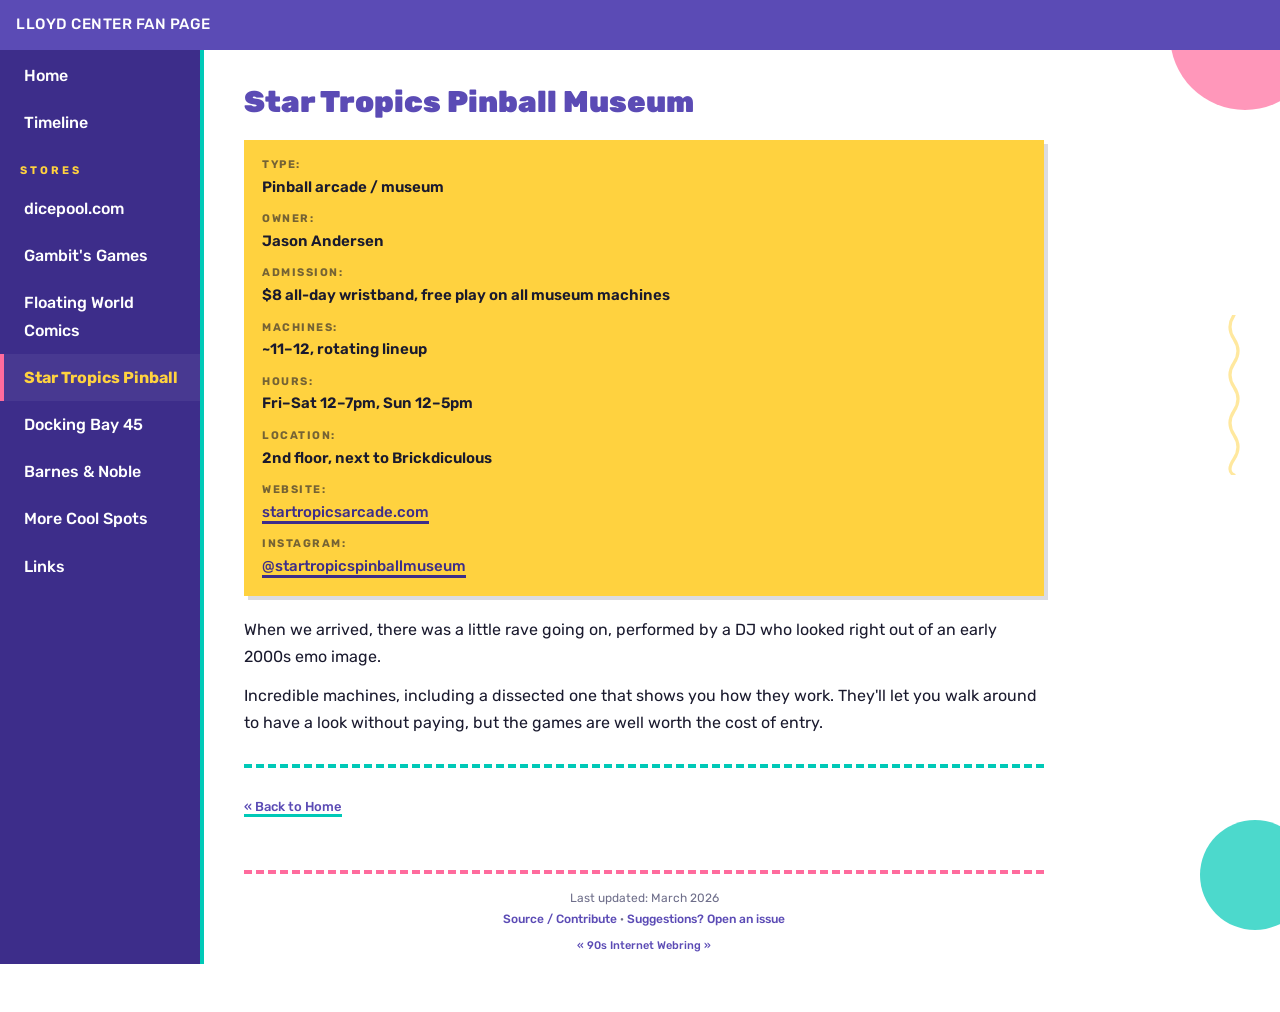
<file: stores/star-tropics.html>
<!DOCTYPE html>
<html lang="en">
<head>
    <meta charset="UTF-8">
    <meta name="viewport" content="width=device-width, initial-scale=1.0">
    <title>Lloyd Center Fan Page — Star Tropics Pinball Museum</title>
    <link rel="stylesheet" href="../style.css">
    <script src="../script.js"></script>
</head>
<body>

    <header class="site-header">
        <div class="site-title"><a href="../index.html">Lloyd Center Fan Page</a></div>
        <button class="menu-toggle" onclick="toggleMenu()">[MENU]</button>
    </header>

    <nav class="site-nav" id="site-nav">
        <a href="../home.html">Home</a>
        <a href="../timeline.html">Timeline</a>
        <div class="nav-section">Stores</div>
        <a href="dicepool.html">dicepool.com</a>
        <a href="gambits.html">Gambit's Games</a>
        <a href="floating-world.html">Floating World Comics</a>
        <a href="star-tropics.html" class="active">Star Tropics Pinball</a>
        <a href="docking-bay.html">Docking Bay 45</a>
        <a href="barnes-noble.html">Barnes &amp; Noble</a>
        <a href="more.html">More Cool Spots</a>
        <a href="../links.html">Links</a>
    </nav>

    <div class="content">

        <h1>Star Tropics Pinball Museum</h1>

        <dl class="store-info">
            <dt>Type:</dt>
            <dd>Pinball arcade / museum</dd>
            <dt>Owner:</dt>
            <dd>Jason Andersen</dd>
            <dt>Admission:</dt>
            <dd>$8 all-day wristband, free play on all museum machines</dd>
            <dt>Machines:</dt>
            <dd>~11&ndash;12, rotating lineup</dd>
            <dt>Hours:</dt>
            <dd>Fri&ndash;Sat 12&ndash;7pm, Sun 12&ndash;5pm</dd>
            <dt>Location:</dt>
            <dd>2nd floor, next to Brickdiculous</dd>
            <dt>Website:</dt>
            <dd><a href="https://startropicsarcade.com/">startropicsarcade.com</a></dd>
            <dt>Instagram:</dt>
            <dd><a href="https://www.instagram.com/startropicspinballmuseum/">@startropicspinballmuseum</a></dd>
        </dl>

        <p>When we arrived, there was a little rave going on, performed by a DJ who looked right out of an early 2000s emo image.</p>

        <p>Incredible machines, including a dissected one that shows you how they work. They'll let you walk around to have a look without paying, but the games are well worth the cost of entry.</p>

        <hr>

        <p class="small"><a href="../home.html">&laquo; Back to Home</a></p>

        <div class="page-footer">
            Last updated: March 2026<br>
            <a href="https://github.com/oatsandsugar/lloyd-center-fansite">Source / Contribute</a> &middot;
            <a href="https://github.com/oatsandsugar/lloyd-center-fansite/issues">Suggestions? Open an issue</a>
            <div class="webring">
                <a href="https://90s-internet.com/#prev">&laquo;</a>
                <a href="https://90s-internet.com/">90s Internet Webring</a>
                <a href="https://90s-internet.com/#next">&raquo;</a>
            </div>
        </div>

    </div>

</body>
</html>
</file>
<file: style.css>
/* ============================================
   Lloyd Center Fan Page — Stylesheet
   JAZZ CUP / MEMPHIS 90s
   Teal swooshes, pink circles, zig-zags
   Last updated: February 2026
   ============================================ */

@import url('https://fonts.googleapis.com/css2?family=Rubik:wght@400;500;700;800;900&display=swap');

:root {
    --purple: #5b4bb5;
    --purple-deep: #3d2d8a;
    --teal: #00c9b7;
    --teal-dark: #009e8f;
    --pink: #ff6b9d;
    --pink-hot: #ff3c7f;
    --yellow: #ffd23f;
    --black: #1a1a2e;
    --white: #ffffff;
    --text: #1a1a2e;
    --text-light: #6e6e8a;
    --bg: #ffffff;
    --bg-card: #f8f7ff;
}

body {
    font-family: 'Rubik', sans-serif;
    font-size: 16px;
    line-height: 1.7;
    font-weight: 400;
    color: var(--text);
    background-color: var(--bg);
}

/* =============================================
   SPLASH PAGE
   ============================================= */
body.splash {
    display: flex;
    justify-content: center;
    align-items: center;
    min-height: 100vh;
    text-align: center;
    background-color: var(--purple-deep);
    color: var(--white);
    overflow: hidden;
    position: relative;
}

/* Big pink circle top-right */
body.splash::before {
    content: "";
    position: fixed;
    top: -40px;
    right: -40px;
    width: 200px;
    height: 200px;
    background: var(--pink);
    border-radius: 50%;
}

/* Teal circle bottom-left */
body.splash::after {
    content: "";
    position: fixed;
    bottom: -20px;
    left: -20px;
    width: 160px;
    height: 160px;
    background: var(--teal);
    border-radius: 50%;
}

body.splash .splash-content {
    max-width: 400px;
    padding: 30px 24px;
    position: relative;
    z-index: 1;
}

/* Big yellow triangle, top-left */
body.splash .splash-content::before {
    content: "";
    position: fixed;
    top: 12%;
    left: 8%;
    width: 0;
    height: 0;
    border-left: 45px solid transparent;
    border-right: 45px solid transparent;
    border-bottom: 80px solid var(--yellow);
    transform: rotate(-15deg);
}

/* Squiggle line via SVG, right side */
body.splash .splash-content::after {
    content: "";
    position: fixed;
    right: 6%;
    top: 40%;
    width: 20px;
    height: 200px;
    background-image: url("data:image/svg+xml,%3Csvg xmlns='http://www.w3.org/2000/svg' width='20' height='200'%3E%3Cpath d='M10 0 Q0 15 10 30 Q20 45 10 60 Q0 75 10 90 Q20 105 10 120 Q0 135 10 150 Q20 165 10 180 Q0 195 10 200' stroke='%23ffd23f' stroke-width='4' fill='none' stroke-linecap='round'/%3E%3C/svg%3E");
    background-size: contain;
    background-repeat: no-repeat;
}

body.splash h1 {
    font-size: 36px;
    font-weight: 900;
    color: var(--white);
    line-height: 1.1;
    margin-bottom: 8px;
    text-shadow: 3px 3px 0 var(--pink-hot);
}

body.splash .subtitle {
    font-size: 16px;
    color: var(--yellow);
    font-weight: 700;
    margin-bottom: 20px;
}

body.splash p {
    font-size: 15px;
    color: rgba(255, 255, 255, 0.8);
    line-height: 1.6;
}

body.splash hr {
    border: none;
    border-top: 4px dashed var(--teal);
    margin: 24px auto;
    width: 60%;
}

body.splash .enter-link {
    display: inline-block;
    margin-top: 24px;
    font-family: 'Rubik', sans-serif;
    font-size: 18px;
    font-weight: 800;
    color: var(--black);
    background: var(--yellow);
    text-decoration: none;
    padding: 14px 48px;
    letter-spacing: 3px;
    text-transform: uppercase;
    border-bottom: 4px solid var(--purple);
    box-shadow: 5px 5px 0 rgba(26,26,46,0.2);
}

body.splash .enter-link:hover {
    background: var(--teal);
    color: var(--white);
}

body.splash .construction {
    font-size: 12px;
    color: rgba(255, 255, 255, 0.35);
    margin-top: 40px;
}

/* --- Splash: Mobile fixes --- */
@media (max-width: 600px) {
    /* Shrink corner circles, push further off-screen */
    body.splash::before {
        width: 110px;
        height: 110px;
        top: -40px;
        right: -40px;
    }

    body.splash::after {
        width: 90px;
        height: 90px;
        bottom: -35px;
        left: -35px;
    }

    /* Smaller triangle, tucked into corner */
    body.splash .splash-content::before {
        top: 1%;
        left: -6%;
        border-left: 22px solid transparent;
        border-right: 22px solid transparent;
        border-bottom: 40px solid var(--yellow);
    }

    /* Squiggle: smaller, pushed to edge */
    body.splash .splash-content::after {
        right: -2%;
        height: 100px;
        width: 14px;
    }

}

/* =============================================
   SITE HEADER
   ============================================= */
.site-header {
    display: flex;
    justify-content: space-between;
    align-items: center;
    padding: 12px 16px;
    background-color: var(--purple);
    z-index: 100;
}

.site-title {
    font-size: 15px;
    font-weight: 800;
    color: var(--white);
    text-transform: uppercase;
    letter-spacing: 0.5px;
}

.site-title a,
.site-title a:visited {
    color: var(--white);
    text-decoration: none;
    border-bottom: none;
}

.menu-toggle {
    font-family: 'Rubik', sans-serif;
    font-size: 14px;
    font-weight: 700;
    color: var(--black);
    background: var(--yellow);
    border: none;
    padding: 4px 14px;
    cursor: pointer;
    box-shadow: 3px 3px 0 rgba(26,26,46,0.15);
}

/* =============================================
   NAVIGATION
   ============================================= */
.site-nav {
    display: none;
    background-color: var(--purple-deep);
    border-bottom: 4px solid var(--purple);
    padding: 8px 0 12px;
}

.site-nav.open {
    display: block;
}

.site-nav .nav-section {
    font-size: 11px;
    color: var(--yellow);
    text-transform: uppercase;
    letter-spacing: 3px;
    padding: 16px 20px 4px;
    font-weight: 700;
}

.site-nav a,
.site-nav a:visited {
    display: block;
    color: var(--white);
    text-decoration: none;
    padding: 10px 20px;
    font-size: 16px;
    font-weight: 500;
    border-bottom: none;
    border-left: 4px solid transparent;
}

.site-nav a:active,
.site-nav a:hover {
    color: var(--yellow);
    background-color: rgba(255, 255, 255, 0.06);
    border-left-color: var(--teal);
}

.site-nav a.active,
.site-nav a.active:visited {
    color: var(--yellow);
    font-weight: 700;
    border-left-color: var(--pink);
    background-color: rgba(255, 255, 255, 0.06);
}

/* =============================================
   MAIN CONTENT
   ============================================= */
.content {
    padding: 24px 16px 48px;
    max-width: 640px;
    margin: 0 auto;
}

/* =============================================
   TYPOGRAPHY
   Bold. Chunky. Fun.
   ============================================= */
h1, h2, h3 {
    font-family: 'Rubik', sans-serif;
}

h1 {
    font-size: 30px;
    font-weight: 900;
    color: var(--purple);
    line-height: 1.2;
    margin-top: 0;
    margin-bottom: 4px;
    border: none;
    padding: 0;
}

h2 {
    font-size: 22px;
    font-weight: 800;
    color: var(--teal-dark);
    margin-top: 32px;
    margin-bottom: 10px;
    border: none;
    padding: 0;
    padding-left: 12px;
    border-left: 5px solid var(--pink);
}

h3 {
    font-size: 18px;
    font-weight: 700;
    color: var(--purple);
}

p {
    line-height: 1.7;
    margin: 12px 0;
}

ul {
    padding-left: 20px;
}

li {
    margin-bottom: 6px;
}

strong {
    font-weight: 700;
    color: var(--purple-deep);
}

em {
    font-style: italic;
    color: var(--teal-dark);
}

/* =============================================
   LINKS
   ============================================= */
a {
    color: var(--purple);
    text-decoration: none;
    font-weight: 500;
    border-bottom: 3px solid var(--teal);
}

a:visited {
    color: var(--purple-deep);
}

a:hover, a:active {
    border-bottom-color: var(--pink);
    color: var(--pink-hot);
}

/* =============================================
   HORIZONTAL RULES — DASHED!
   ============================================= */
hr {
    border: none;
    border-top: 4px dashed var(--teal);
    margin: 28px 0;
}

/* =============================================
   STORE INFO BOX
   ============================================= */
.store-info {
    background: var(--yellow);
    padding: 16px 18px;
    margin: 20px 0;
    box-shadow: 4px 4px 0 rgba(26,26,46,0.15);
}

.store-info dt {
    font-size: 11px;
    font-weight: 700;
    color: var(--black);
    text-transform: uppercase;
    letter-spacing: 1.5px;
    margin-top: 10px;
    opacity: 0.6;
}

.store-info dt:first-child {
    margin-top: 0;
}

.store-info dd {
    margin-left: 0;
    margin-bottom: 0;
    color: var(--black);
    font-weight: 600;
    font-size: 15px;
}

.store-info dd a {
    color: var(--purple-deep);
    border-bottom-color: var(--purple-deep);
}

/* =============================================
   LINKS PAGE
   ============================================= */
.links-list {
    list-style-type: none;
    padding-left: 0;
}

.links-list li {
    margin-bottom: 10px;
    padding: 12px 16px;
    border: none;
    border-left: 5px solid var(--teal);
    background: var(--bg-card);
}

.links-list li::before {
    content: none;
}

.links-list .link-desc {
    display: block;
    font-size: 13px;
    color: var(--text-light);
    margin-top: 2px;
}

/* =============================================
   WEBRING (inline in footer)
   ============================================= */
.webring {
    margin-top: 8px;
    font-size: 11px;
}

.webring a {
    font-size: 11px;
    border-bottom: none;
}

/* =============================================
   PAGE FOOTER
   ============================================= */
.page-footer {
    margin-top: 36px;
    padding-top: 16px;
    font-size: 12px;
    color: var(--text-light);
    text-align: center;
    font-weight: 400;
}

/* Dashed footer rule */
.page-footer::before {
    content: "";
    display: block;
    height: 0;
    border-top: 4px dashed var(--pink);
    margin-bottom: 14px;
}

.page-footer a,
.page-footer a:visited {
    color: var(--purple);
    border-bottom-color: transparent;
}

/* =============================================
   BLOCKQUOTES
   ============================================= */
blockquote {
    margin: 20px 0;
    padding: 14px 18px;
    background-color: var(--bg-card);
    font-style: italic;
    border-left: 6px solid var(--purple);
}

/* --- Images --- */
img {
    border: none;
}

/* --- Tables --- */
table {
    border-collapse: collapse;
    margin: 16px 0;
    font-size: 15px;
    width: 100%;
    border: none;
}

th {
    background: var(--purple);
    color: var(--white);
    font-size: 12px;
    font-weight: 700;
    padding: 10px 14px;
    text-align: left;
    letter-spacing: 1px;
    text-transform: uppercase;
    border: none;
}

td {
    padding: 10px 14px;
    border: none;
    background: var(--bg-card);
}

/* --- Utility --- */
.center { text-align: center; }
.small {
    font-size: 13px;
}

/* =============================================
   TIMELINE
   ============================================= */
.timeline {
    position: relative;
    padding-left: 28px;
    margin: 24px 0;
}

.timeline::before {
    content: "";
    position: absolute;
    left: 5px;
    top: 0;
    bottom: 0;
    width: 4px;
    background: var(--teal);
}

.timeline-event {
    position: relative;
    margin-bottom: 18px;
}

.timeline-event::before {
    content: "";
    position: absolute;
    left: -28px;
    top: 3px;
    width: 14px;
    height: 14px;
    background: var(--pink);
    border-radius: 50%;
}

.timeline-event.timeline-era::before {
    background: var(--yellow);
    width: 18px;
    height: 18px;
    left: -30px;
    top: 1px;
}

.timeline-date {
    font-weight: 800;
    font-size: 13px;
    color: var(--purple);
    text-transform: uppercase;
    letter-spacing: 0.5px;
}

.timeline-era .timeline-date {
    font-size: 15px;
    color: var(--teal-dark);
    letter-spacing: 1px;
}

.timeline-desc {
    font-size: 15px;
    line-height: 1.5;
}


/* =============================================
   MEMPHIS SHAPES — INNER PAGES
   Smaller versions of the splash page circles
   ============================================= */
/* Pink circle — top right */
body:not(.splash)::before {
    content: "";
    position: fixed;
    top: -40px;
    right: -40px;
    width: 150px;
    height: 150px;
    background: var(--pink);
    border-radius: 50%;
    z-index: -1;
    opacity: 0.7;
}

/* Teal circle — bottom right */
body:not(.splash)::after {
    content: "";
    position: fixed;
    bottom: -30px;
    right: -30px;
    width: 110px;
    height: 110px;
    background: var(--teal);
    border-radius: 50%;
    z-index: -1;
    opacity: 0.7;
}

/* Yellow triangle — bottom left (on content area) */
body:not(.splash) .content::after {
    content: "";
    position: fixed;
    bottom: 5%;
    left: 10px;
    width: 0;
    height: 0;
    border-left: 35px solid transparent;
    border-right: 35px solid transparent;
    border-bottom: 60px solid var(--yellow);
    transform: rotate(12deg);
    z-index: -1;
    opacity: 0.5;
}

/* Squiggle — right side */
body:not(.splash) .content::before {
    content: "";
    position: fixed;
    right: 3%;
    top: 35%;
    width: 16px;
    height: 160px;
    background-image: url("data:image/svg+xml,%3Csvg xmlns='http://www.w3.org/2000/svg' width='20' height='200'%3E%3Cpath d='M10 0 Q0 15 10 30 Q20 45 10 60 Q0 75 10 90 Q20 105 10 120 Q0 135 10 150 Q20 165 10 180 Q0 195 10 200' stroke='%23ffd23f' stroke-width='4' fill='none' stroke-linecap='round'/%3E%3C/svg%3E");
    background-size: contain;
    background-repeat: no-repeat;
    z-index: -1;
    opacity: 0.5;
}

/* =============================================
   DESKTOP LAYOUT — SIDEBAR NAV
   ============================================= */
@media (min-width: 768px) {
    .site-header {
        position: fixed;
        top: 0;
        left: 0;
        right: 0;
        z-index: 100;
    }

    .menu-toggle {
        display: none;
    }

    .site-nav {
        display: block;
        position: fixed;
        top: 0;
        left: 0;
        width: 200px;
        height: 100vh;
        padding-top: 52px;
        overflow-y: auto;
        border-bottom: none;
        border-right: 4px solid var(--teal);
    }

    .content {
        margin-left: 220px;
        max-width: 800px;
        padding-top: 76px;
    }

    /* Splash page should not get sidebar layout */
    body.splash .site-nav,
    body.splash .site-header {
        position: static;
    }

    body.splash .content {
        margin-left: 0;
        padding-top: 24px;
    }
}

/* =============================================
   DARK MODE
   ============================================= */
@media (prefers-color-scheme: dark) {
    :root {
        --bg: #141428;
        --bg-card: #1e1e3a;
        --text: #e4e2f0;
        --text-light: #9b99b5;
    }

    /* Headings: bright on dark */
    h1 { color: var(--yellow); }
    h2 { color: var(--teal); }
    h3 { color: var(--teal); }

    /* Emphasis */
    strong { color: var(--pink); }
    em { color: var(--teal); }

    /* Links: teal with pink accent */
    a { color: var(--teal); border-bottom-color: var(--pink); }
    a:visited { color: var(--teal); }
    a:hover, a:active { color: var(--yellow); border-bottom-color: var(--yellow); }

    /* Page footer */
    .page-footer a,
    .page-footer a:visited { color: var(--teal); }

    /* Timeline */
    .timeline-date { color: var(--yellow); }
    .timeline-era .timeline-date { color: var(--teal); }

    /* Store info box: dark card with yellow accent */
    .store-info {
        background: var(--bg-card);
        border-left: 5px solid var(--yellow);
        box-shadow: 4px 4px 0 rgba(0,0,0,0.3);
    }
    .store-info dt { color: var(--text-light); opacity: 1; }
    .store-info dd { color: var(--text); }
    .store-info dd a { color: var(--teal); border-bottom-color: var(--pink); }
}
</file>
